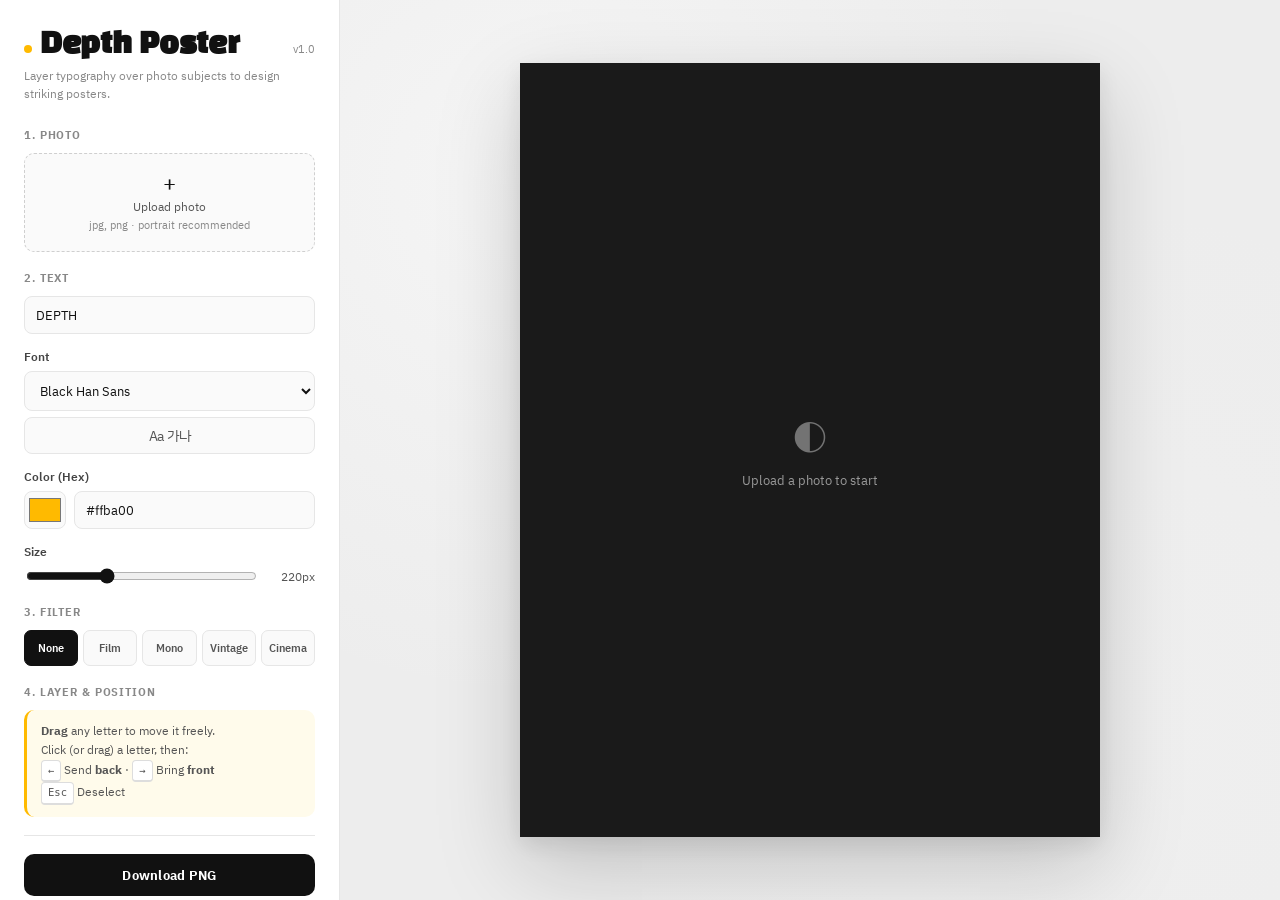
<file: depth-poster/index.html>
<!DOCTYPE html>
<html lang="en">
<head>
<meta charset="UTF-8">
<meta name="viewport" content="width=device-width, initial-scale=1.0">
<title>Depth Poster</title>
<link rel="preconnect" href="https://fonts.googleapis.com">
<link rel="preconnect" href="https://fonts.gstatic.com" crossorigin>
<link href="https://fonts.googleapis.com/css2?family=Black+Han+Sans&family=Gowun+Batang:wght@400;700&family=Gowun+Dodum&family=Hahmlet:wght@100..900&family=IBM+Plex+Sans+KR:wght@100;200;300;400;500;600;700&family=Nanum+Gothic:wght@400;700;800&family=Nanum+Myeongjo:wght@400;700;800&family=Noto+Sans+KR:wght@100..900&family=Noto+Serif+KR:wght@200..900&family=Song+Myung&display=swap" rel="stylesheet">
<style>
:root {
  --bg: #ededed;
  --panel: #ffffff;
  --ink: #111111;
  --muted: #888888;
  --line: #e6e6e6;
  --accent: #ffba00;
}
* { box-sizing: border-box; }
html, body { height: 100%; }
body {
  margin: 0;
  font-family: 'IBM Plex Sans KR', 'Noto Sans KR', sans-serif;
  background: var(--bg);
  color: var(--ink);
  display: grid;
  grid-template-columns: 340px minmax(0, 1fr);
  height: 100vh;
  overflow: hidden;
}
@media (max-width: 880px) {
  body {
    grid-template-columns: 1fr;
    grid-template-rows: auto 1fr;
    height: auto;
    min-height: 100vh;
    overflow: auto;
  }
  .sidebar { border-right: none; border-bottom: 1px solid var(--line); }
  .canvas-area { padding: 20px; }
  .poster-wrap { width: min(90vw, 480px); }
}

/* Sidebar */
.sidebar {
  background: var(--panel);
  padding: 28px 24px 32px;
  overflow-y: auto;
  border-right: 1px solid var(--line);
}
.brand {
  display: flex;
  align-items: baseline;
  gap: 8px;
  margin-bottom: 4px;
}
.brand h1 {
  margin: 0;
  font-family: 'Black Han Sans', sans-serif;
  font-size: 28px;
  letter-spacing: -0.01em;
}
.brand .dot {
  width: 8px; height: 8px; border-radius: 50%;
  background: var(--accent);
  display: inline-block;
}
.brand .ver { font-size: 11px; color: var(--muted); margin-left: auto; }
.tagline { font-size: 12px; color: var(--muted); margin-bottom: 24px; line-height: 1.5; }

.section-title {
  font-size: 11px;
  font-weight: 700;
  color: var(--muted);
  letter-spacing: 0.08em;
  text-transform: uppercase;
  margin: 18px 0 10px;
}

.field { margin-bottom: 14px; }
.field label {
  display: block;
  font-size: 12px;
  font-weight: 600;
  margin-bottom: 6px;
  color: #444;
}

input[type="text"],
input[type="number"],
select {
  width: 100%;
  padding: 9px 11px;
  border: 1px solid var(--line);
  border-radius: 8px;
  font-size: 13px;
  font-family: inherit;
  background: #fafafa;
  color: var(--ink);
}
input[type="text"]:focus,
select:focus {
  outline: none;
  border-color: var(--ink);
  background: #fff;
}

.upload-box {
  display: block;
  border: 1.5px dashed #cfcfcf;
  border-radius: 10px;
  padding: 18px;
  text-align: center;
  cursor: pointer;
  background: #fafafa;
  transition: all 0.15s;
  width: 100%;
}
.upload-box:hover {
  border-color: var(--ink);
  background: #fff;
}
.upload-box .ic { font-size: 22px; line-height: 1; }
.upload-box .t { font-size: 12px; color: #555; margin-top: 4px; }
.upload-box .s { font-size: 11px; color: var(--muted); margin-top: 2px; }
.upload-box input { display: none; }
.upload-box.has-file {
  border-style: solid;
  border-color: #cfcfcf;
  text-align: left;
  display: flex; align-items: center; gap: 10px;
  padding: 10px 12px;
}
.upload-box.has-file .thumb {
  width: 40px; height: 40px; border-radius: 6px; object-fit: cover;
  background: #ddd; flex: none;
}

.row { display: flex; gap: 8px; align-items: center; }

input[type="color"] {
  height: 38px;
  width: 50px;
  border: 1px solid var(--line);
  border-radius: 8px;
  background: #fafafa;
  cursor: pointer;
  padding: 2px;
}

input[type="range"] {
  flex: 1;
  accent-color: var(--ink);
}

.size-val {
  font-size: 12px; min-width: 48px; text-align: right; color: #555;
  font-variant-numeric: tabular-nums;
}

.btn {
  display: block;
  width: 100%;
  padding: 12px 14px;
  background: var(--ink);
  color: #fff;
  border: none;
  border-radius: 10px;
  font-weight: 700;
  font-size: 13px;
  cursor: pointer;
  font-family: inherit;
  letter-spacing: 0.02em;
}
.btn:hover { background: #2a2a2a; }
.btn[disabled] { opacity: 0.5; cursor: not-allowed; }
.btn.ghost {
  background: transparent;
  color: var(--ink);
  border: 1px solid var(--line);
}
.btn.ghost:hover { background: #f4f4f4; }

.hint {
  font-size: 11.5px;
  color: #555;
  line-height: 1.65;
  background: #fffbeb;
  padding: 12px 14px;
  border-radius: 10px;
  border-left: 3px solid var(--accent);
  margin-top: 6px;
}
.hint kbd {
  display: inline-block;
  padding: 1px 6px;
  border: 1px solid #ddd;
  border-bottom-width: 2px;
  border-radius: 4px;
  background: #fff;
  font-family: ui-monospace, monospace;
  font-size: 10.5px;
}

/* Canvas */
.canvas-area {
  display: flex;
  align-items: center;
  justify-content: center;
  padding: 32px;
  overflow: auto;
  position: relative;
  background:
    radial-gradient(circle at 20% 20%, #f5f5f5, transparent 50%),
    radial-gradient(circle at 80% 80%, #efefef, transparent 50%),
    var(--bg);
}
.poster-wrap {
  width: min(70vh, 580px);
  aspect-ratio: 3 / 4;
  position: relative;
}
.poster {
  width: 100%;
  height: 100%;
  position: relative;
  isolation: isolate;
  overflow: hidden;
  background: #1a1a1a;
  box-shadow: 0 30px 80px rgba(0,0,0,0.18), 0 8px 20px rgba(0,0,0,0.08);
  user-select: none;
}
.poster img.layer {
  position: absolute;
  inset: 0;
  width: 100%;
  height: 100%;
  object-fit: cover;
  pointer-events: none;
}
.poster-bg { z-index: 1; }
.poster-subject { z-index: 100; }

.text-layer {
  position: absolute;
  inset: 0;
  display: flex;
  align-items: center;
  justify-content: center;
  text-align: center;
  padding: 4%;
  pointer-events: none;
}
.text-content {
  width: 100%;
  text-align: center;
  line-height: 0.85;
  letter-spacing: -0.02em;
  word-break: keep-all;
  overflow-wrap: anywhere;
  pointer-events: none;
}
.char {
  position: relative;
  z-index: 200;
  display: inline-block;
  cursor: grab;
  pointer-events: auto;
  will-change: transform;
}
.char:active { cursor: grabbing; }
.char.behind { z-index: 50; }
.char.selected {
  outline: 2px dashed rgba(255,255,255,0.95);
  outline-offset: 3px;
}
.char:hover {
  outline: 1px dashed rgba(255,255,255,0.5);
  outline-offset: 3px;
}

/* Filter chips */
.filters-row {
  display: grid;
  grid-template-columns: repeat(5, 1fr);
  gap: 5px;
}
.filter-chip {
  padding: 9px 2px;
  font-size: 11px;
  border: 1px solid var(--line);
  border-radius: 7px;
  background: #fafafa;
  cursor: pointer;
  font-family: inherit;
  font-weight: 600;
  color: #555;
  text-align: center;
  transition: all 0.12s;
}
.filter-chip:hover { border-color: #888; background: #fff; }
.filter-chip.active {
  background: var(--ink);
  color: white;
  border-color: var(--ink);
}

/* Filter applied to photo only (bg + subject) */
.poster-bg, .poster-subject {
  transition: filter 0.25s ease;
}

.placeholder {
  position: absolute;
  inset: 0;
  display: flex;
  align-items: center;
  justify-content: center;
  flex-direction: column;
  color: #999;
  font-size: 13px;
  z-index: 5;
  pointer-events: none;
  text-align: center;
  padding: 30px;
}
.placeholder .big {
  font-size: 38px;
  margin-bottom: 10px;
  opacity: 0.7;
}

.loading-overlay {
  position: absolute;
  inset: 0;
  background: rgba(0,0,0,0.78);
  color: white;
  display: flex;
  align-items: center;
  justify-content: center;
  flex-direction: column;
  gap: 14px;
  z-index: 1000;
  font-size: 13px;
  text-align: center;
  padding: 20px;
}
.spinner {
  width: 28px;
  height: 28px;
  border: 3px solid rgba(255,255,255,0.25);
  border-top-color: white;
  border-radius: 50%;
  animation: spin 0.9s linear infinite;
}
@keyframes spin { to { transform: rotate(360deg); } }

.layer-badge {
  position: absolute;
  top: 12px;
  left: 12px;
  background: rgba(0,0,0,0.75);
  color: #fff;
  font-size: 11px;
  padding: 6px 10px;
  border-radius: 999px;
  z-index: 2000;
  pointer-events: none;
  display: none;
  font-family: ui-monospace, monospace;
}
.layer-badge.show { display: block; }
.layer-badge .arrow { color: var(--accent); }

/* Transient layer-change notification (shown on arrow keys) */
.layer-toast {
  position: absolute;
  top: 50%;
  left: 50%;
  transform: translate(-50%, -50%) scale(0.85);
  background: rgba(0, 0, 0, 0.82);
  backdrop-filter: blur(8px);
  -webkit-backdrop-filter: blur(8px);
  color: #fff;
  padding: 14px 26px;
  border-radius: 999px;
  font-size: 15px;
  font-weight: 800;
  letter-spacing: 0.12em;
  z-index: 5000;
  pointer-events: none;
  opacity: 0;
  transition: opacity 0.18s ease, transform 0.22s cubic-bezier(0.2, 0.9, 0.3, 1.2);
  display: flex;
  align-items: center;
  gap: 10px;
  font-family: 'IBM Plex Sans KR', 'Noto Sans KR', sans-serif;
}
.layer-toast.show {
  opacity: 1;
  transform: translate(-50%, -50%) scale(1);
}
.layer-toast .arrow {
  color: var(--accent);
  font-size: 18px;
  line-height: 1;
}

.toast {
  position: fixed;
  bottom: 24px;
  left: 50%;
  transform: translateX(-50%) translateY(20px);
  background: #111;
  color: #fff;
  padding: 10px 16px;
  border-radius: 999px;
  font-size: 12px;
  opacity: 0;
  transition: all 0.25s;
  pointer-events: none;
  z-index: 9999;
}
.toast.show {
  opacity: 1;
  transform: translateX(-50%) translateY(0);
}

.divider { height: 1px; background: var(--line); margin: 18px 0; }

.font-preview {
  font-size: 14px;
  margin-top: 6px;
  color: #555;
  padding: 8px 11px;
  background: #fafafa;
  border-radius: 8px;
  border: 1px solid var(--line);
  min-height: 36px;
  text-align: center;
  letter-spacing: -0.02em;
}
</style>
</head>
<body>
<aside class="sidebar">
  <div class="brand">
    <span class="dot"></span>
    <h1>Depth Poster</h1>
    <span class="ver">v1.0</span>
  </div>
  <div class="tagline">Layer typography over photo subjects to design striking posters.</div>

  <div class="section-title">1. Photo</div>
  <label class="upload-box" id="upload-box">
    <input type="file" id="img-input" accept="image/*">
    <span id="upload-empty" style="display:block;">
      <span class="ic" style="display:block;">+</span>
      <span class="t" style="display:block;">Upload photo</span>
      <span class="s" style="display:block;">jpg, png · portrait recommended</span>
    </span>
    <img class="thumb" id="thumb" style="display:none;" alt="">
    <span id="upload-info" style="display:none; flex:1; min-width:0;">
      <span class="t" id="upload-name" style="display:block; white-space:nowrap; overflow:hidden; text-overflow:ellipsis;">photo.jpg</span>
      <span class="s" style="display:block;">Click to change</span>
    </span>
  </label>

  <div class="section-title">2. Text</div>
  <div class="field">
    <input type="text" id="text-input" value="DEPTH" placeholder="Type your text (English / Korean)" maxlength="80">
  </div>

  <div class="field">
    <label>Font</label>
    <select id="font-select">
      <optgroup label="Sans-serif">
        <option value="'Black Han Sans', sans-serif" data-weight="400" selected>Black Han Sans</option>
        <option value="'Noto Sans KR', sans-serif" data-weight="900">Noto Sans KR</option>
        <option value="'Nanum Gothic', sans-serif" data-weight="800">Nanum Gothic</option>
        <option value="'IBM Plex Sans KR', sans-serif" data-weight="700">IBM Plex Sans KR</option>
        <option value="'Gowun Dodum', sans-serif" data-weight="400">Gowun Dodum</option>
      </optgroup>
      <optgroup label="Serif">
        <option value="'Noto Serif KR', serif" data-weight="900">Noto Serif KR</option>
        <option value="'Nanum Myeongjo', serif" data-weight="800">Nanum Myeongjo</option>
        <option value="'Gowun Batang', serif" data-weight="700">Gowun Batang</option>
        <option value="'Song Myung', serif" data-weight="400">Song Myung</option>
        <option value="'Hahmlet', serif" data-weight="900">Hahmlet</option>
      </optgroup>
    </select>
    <div class="font-preview" id="font-preview">Aa 가나</div>
  </div>

  <div class="field">
    <label>Color (Hex)</label>
    <div class="row">
      <input type="color" id="color-picker" value="#ffba00">
      <input type="text" id="color-input" value="#ffba00" maxlength="7">
    </div>
  </div>

  <div class="field">
    <label>Size</label>
    <div class="row">
      <input type="range" id="size-input" min="24" max="600" value="220">
      <span class="size-val" id="size-value">220px</span>
    </div>
  </div>

  <div class="section-title">3. Filter</div>
  <div class="filters-row" id="filters-row">
    <button type="button" class="filter-chip active" data-filter="none">None</button>
    <button type="button" class="filter-chip" data-filter="film">Film</button>
    <button type="button" class="filter-chip" data-filter="mono">Mono</button>
    <button type="button" class="filter-chip" data-filter="vintage">Vintage</button>
    <button type="button" class="filter-chip" data-filter="cinema">Cinema</button>
  </div>

  <div class="section-title">4. Layer &amp; Position</div>
  <div class="hint">
    <strong>Drag</strong> any letter to move it freely.<br>
    Click (or drag) a letter, then:<br>
    <kbd>←</kbd> Send <strong>back</strong> · <kbd>→</kbd> Bring <strong>front</strong><br>
    <kbd>Esc</kbd> Deselect
  </div>

  <div class="divider"></div>

  <button class="btn" id="download-btn">Download PNG</button>
  <div style="height:8px;"></div>
  <button class="btn ghost" id="reset-btn">Reset</button>
</aside>

<main class="canvas-area">
  <div class="poster-wrap">
    <div class="poster" id="poster">
      <div class="placeholder" id="placeholder">
        <div class="big">◐</div>
        <div>Upload a photo to start</div>
      </div>
      <img class="layer poster-bg" id="poster-bg" style="display:none;" alt="">
      <div class="text-layer">
        <div class="text-content" id="text-content"></div>
      </div>
      <img class="layer poster-subject" id="poster-subject" style="display:none;" alt="">
      <div class="layer-badge" id="layer-badge">Selected: <span id="badge-char"></span> · <span class="arrow" id="badge-state">Front</span></div>
      <div class="layer-toast" id="layer-toast">
        <span class="arrow" id="layer-toast-arrow">←</span>
        <span id="layer-toast-text">BACK</span>
      </div>
      <div class="loading-overlay" id="loading" style="display:none;">
        <div class="spinner"></div>
        <div id="loading-text">Processing...</div>
      </div>
    </div>
  </div>
</main>

<div class="toast" id="toast">Notice</div>

<script type="module">
// html-to-image is small and stable on esm.sh
import * as htmlToImage from "https://esm.sh/html-to-image@1.11.11";

// We use Transformers.js + RMBG-1.4 for browser-side background removal.
// Loaded dynamically so the rest of the UI works even if the model fetch fails.
let _segmenterPromise = null;
async function getSegmenter(onProgress) {
  if (_segmenterPromise) return _segmenterPromise;
  _segmenterPromise = (async () => {
    const tx = await import("https://cdn.jsdelivr.net/npm/@huggingface/transformers@3.0.2");
    const { AutoModel, AutoProcessor, env } = tx;
    env.allowLocalModels = false;
    env.useBrowserCache = true;
    const model_id = 'briaai/RMBG-1.4';
    const model = await AutoModel.from_pretrained(model_id, {
      progress_callback: (p) => {
        if (!onProgress) return;
        if (p.status === 'progress' && typeof p.progress === 'number') {
          onProgress(`Downloading model ${Math.round(p.progress)}%`);
        } else if (p.status === 'ready') {
          onProgress('Model ready');
        }
      }
    });
    const processor = await AutoProcessor.from_pretrained(model_id, {
      config: {
        do_normalize: true, do_pad: false, do_rescale: true, do_resize: true,
        image_mean: [0.5, 0.5, 0.5], image_std: [1, 1, 1],
        resample: 2, rescale_factor: 0.00392156862745098,
        size: { width: 1024, height: 1024 }
      }
    });
    return { model, processor, tx };
  })().catch(err => { _segmenterPromise = null; throw err; });
  return _segmenterPromise;
}

async function removeBackground(imageUrl, onProgress) {
  const { model, processor, tx } = await getSegmenter(onProgress);
  const { RawImage } = tx;
  if (onProgress) onProgress('Analyzing image...');
  const image = await RawImage.fromURL(imageUrl);
  const { pixel_values } = await processor(image);
  const { output } = await model({ input: pixel_values });
  if (onProgress) onProgress('Applying mask...');
  const maskTensor = output[0].mul(255).to('uint8');
  const maskImg = await RawImage.fromTensor(maskTensor).resize(image.width, image.height);
  const maskData = maskImg.data;

  const canvas = document.createElement('canvas');
  canvas.width = image.width;
  canvas.height = image.height;
  const ctx = canvas.getContext('2d');
  ctx.drawImage(image.toCanvas(), 0, 0);
  const imageData = ctx.getImageData(0, 0, canvas.width, canvas.height);
  for (let i = 0; i < maskData.length; i++) {
    imageData.data[4 * i + 3] = maskData[i];
  }
  ctx.putImageData(imageData, 0, 0);
  return await new Promise(resolve => canvas.toBlob(resolve, 'image/png'));
}

const $ = id => document.getElementById(id);
const state = {
  text: 'DEPTH',
  font: "'Black Han Sans', sans-serif",
  fontWeight: 400,
  color: '#ffba00',
  size: 220,
  selectedIdx: null,
  layers: {},    // index -> 'front' | 'behind'  (default: front)
  offsets: {},   // index -> {x, y} drag offset in px
  filter: 'none',
  hasImage: false,
};

const FILTERS = {
  none:    '',
  film:    'contrast(1.08) saturate(0.45) sepia(0.22) brightness(0.96)',
  mono:    'grayscale(1) contrast(1.05) brightness(0.98)',
  vintage: 'sepia(0.55) contrast(1.1) saturate(0.85) brightness(0.95)',
  cinema:  'contrast(1.28) saturate(0.9) brightness(0.92) hue-rotate(-6deg)',
};
function applyFilter() {
  const v = FILTERS[state.filter] || '';
  $('poster-bg').style.filter = v;
  $('poster-subject').style.filter = v;
}

function showToast(msg, ms = 1800) {
  const t = $('toast');
  t.textContent = msg;
  t.classList.add('show');
  clearTimeout(showToast._t);
  showToast._t = setTimeout(() => t.classList.remove('show'), ms);
}

function renderText() {
  const el = $('text-content');
  el.style.fontFamily = state.font;
  el.style.fontWeight = state.fontWeight;
  el.style.color = state.color;
  el.style.fontSize = state.size + 'px';
  el.innerHTML = '';

  const chars = [...state.text]; // unicode-aware split
  chars.forEach((ch, i) => {
    if (ch === ' ') {
      el.appendChild(document.createTextNode(' '));
      return;
    }
    if (ch === '\n') {
      el.appendChild(document.createElement('br'));
      return;
    }
    const span = document.createElement('span');
    span.className = 'char';
    span.textContent = ch;
    span.dataset.idx = i;
    if (state.layers[i] === 'behind') span.classList.add('behind');
    if (state.selectedIdx === i) span.classList.add('selected');
    const off = state.offsets[i];
    if (off) span.style.transform = `translate(${off.x}px, ${off.y}px)`;
    span.addEventListener('mousedown', e => startDrag(e, i, span));
    el.appendChild(span);
  });
}

// --- Drag-to-position ---
let drag = null;
function startDrag(e, i, span) {
  if (e.button !== 0) return; // left mouse only
  e.preventDefault();
  e.stopPropagation();
  // Select this character (visual + state)
  document.querySelectorAll('.char.selected').forEach(el => el.classList.remove('selected'));
  span.classList.add('selected');
  state.selectedIdx = i;
  updateBadge();
  const cur = state.offsets[i] || { x: 0, y: 0 };
  drag = {
    idx: i, span,
    startX: e.clientX, startY: e.clientY,
    baseX: cur.x, baseY: cur.y,
    moved: false
  };
}
function moveDrag(e) {
  if (!drag) return;
  const dx = e.clientX - drag.startX;
  const dy = e.clientY - drag.startY;
  if (Math.abs(dx) + Math.abs(dy) > 3) drag.moved = true;
  const x = drag.baseX + dx;
  const y = drag.baseY + dy;
  state.offsets[drag.idx] = { x, y };
  drag.span.style.transform = `translate(${x}px, ${y}px)`;
}
function endDrag() { drag = null; }
document.addEventListener('mousemove', moveDrag);
document.addEventListener('mouseup', endDrag);

function updateBadge() {
  const badge = $('layer-badge');
  if (state.selectedIdx === null) {
    badge.classList.remove('show');
    return;
  }
  const ch = [...state.text][state.selectedIdx] || '';
  $('badge-char').textContent = ch === ' ' ? '␣' : ch;
  const isBehind = state.layers[state.selectedIdx] === 'behind';
  $('badge-state').textContent = isBehind ? 'Back' : 'Front';
  badge.classList.add('show');
}

// Transient layer-change notification ("BACK" / "FRONT" pop)
function showLayerToast(direction) {
  const el = $('layer-toast');
  const arrowEl = $('layer-toast-arrow');
  const textEl = $('layer-toast-text');
  if (direction === 'back') {
    arrowEl.textContent = '←';
    arrowEl.style.order = '0';
    textEl.textContent = 'BACK';
    textEl.style.order = '1';
  } else {
    arrowEl.textContent = '→';
    arrowEl.style.order = '1';
    textEl.textContent = 'FRONT';
    textEl.style.order = '0';
  }
  // Re-trigger animation cleanly
  el.classList.remove('show');
  void el.offsetWidth;
  el.classList.add('show');
  clearTimeout(showLayerToast._t);
  showLayerToast._t = setTimeout(() => el.classList.remove('show'), 650);
}

// Mousedown outside chars deselects (mousedown so it doesn't fight with drag)
document.addEventListener('mousedown', e => {
  if (e.target.closest('.char')) return;
  if (e.target.closest('.sidebar')) return;
  state.selectedIdx = null;
  renderText();
  updateBadge();
});

document.addEventListener('keydown', e => {
  // ignore typing in inputs
  if (e.target.matches('input, select, textarea')) return;
  if (e.key === 'Escape') {
    state.selectedIdx = null;
    renderText();
    updateBadge();
    return;
  }
  if (state.selectedIdx === null) return;
  if (e.key === 'ArrowLeft') {
    state.layers[state.selectedIdx] = 'behind';
    renderText();
    updateBadge();
    showLayerToast('back');
    e.preventDefault();
  } else if (e.key === 'ArrowRight') {
    state.layers[state.selectedIdx] = 'front';
    renderText();
    updateBadge();
    showLayerToast('front');
    e.preventDefault();
  }
});

// --- Sidebar bindings ---
$('text-input').addEventListener('input', e => {
  state.text = e.target.value;
  state.layers = {};
  state.offsets = {};
  state.selectedIdx = null;
  renderText();
  updateBadge();
});

// Filter chips
$('filters-row').addEventListener('click', e => {
  const btn = e.target.closest('.filter-chip');
  if (!btn) return;
  document.querySelectorAll('.filter-chip').forEach(b => b.classList.remove('active'));
  btn.classList.add('active');
  state.filter = btn.dataset.filter;
  applyFilter();
});

$('font-select').addEventListener('change', e => {
  const opt = e.target.selectedOptions[0];
  state.font = opt.value;
  state.fontWeight = +opt.dataset.weight || 400;
  $('font-preview').style.fontFamily = state.font;
  $('font-preview').style.fontWeight = state.fontWeight;
  renderText();
});
// init font preview
$('font-preview').style.fontFamily = state.font;
$('font-preview').style.fontWeight = state.fontWeight;

$('color-picker').addEventListener('input', e => {
  state.color = e.target.value;
  $('color-input').value = e.target.value;
  renderText();
});
$('color-input').addEventListener('input', e => {
  let v = e.target.value.trim();
  if (!v.startsWith('#')) v = '#' + v;
  if (/^#[0-9a-fA-F]{6}$/.test(v)) {
    state.color = v;
    $('color-picker').value = v;
    renderText();
  }
});

$('size-input').addEventListener('input', e => {
  state.size = +e.target.value;
  $('size-value').textContent = state.size + 'px';
  renderText();
});

// --- Image upload + background removal ---
$('img-input').addEventListener('change', async e => {
  const file = e.target.files[0];
  if (!file) return;

  const url = URL.createObjectURL(file);
  $('poster-bg').src = url;
  $('poster-bg').style.display = '';
  $('placeholder').style.display = 'none';
  $('thumb').src = url;
  $('thumb').style.display = 'block';
  $('upload-empty').style.display = 'none';
  $('upload-info').style.display = 'block';
  $('upload-name').textContent = file.name;
  $('upload-box').classList.add('has-file');

  $('poster-subject').style.display = 'none';
  $('loading').style.display = 'flex';
  $('loading-text').textContent = 'Extracting subject...\n(First run downloads ~44MB model)';

  try {
    const blob = await removeBackground(url, (msg) => {
      $('loading-text').textContent = msg;
    });
    if (!blob) throw new Error('Empty result');
    const subjectUrl = URL.createObjectURL(blob);
    $('poster-subject').src = subjectUrl;
    $('poster-subject').style.display = '';
    state.hasImage = true;
    showToast('Subject extracted');
  } catch (err) {
    console.error('Background removal failed:', err);
    // Fallback: show the original image as subject too (no depth effect),
    // so the poster is still usable.
    $('poster-subject').src = url;
    $('poster-subject').style.display = '';
    state.hasImage = true;
    showToast('Auto cutout failed — using original (see console)', 3500);
  } finally {
    $('loading').style.display = 'none';
  }
});

// --- Reset ---
$('reset-btn').addEventListener('click', () => {
  state.layers = {};
  state.offsets = {};
  state.selectedIdx = null;
  renderText();
  updateBadge();
  showToast('Layers and positions reset');
});

// --- Download ---
function describeError(err) {
  if (!err) return 'unknown';
  if (err instanceof Error) return err.message;
  if (typeof err === 'string') return err;
  // ErrorEvent or generic Event from img.onerror
  if (err.target && err.target.tagName === 'IMG') return 'Image failed to load';
  if (err.type === 'error') return 'Asset load error';
  if (err.message) return err.message;
  try { return JSON.stringify(err); } catch (_) { return String(err); }
}

function waitForImagesLoaded(root) {
  const imgs = [...root.querySelectorAll('img')].filter(i => i.style.display !== 'none' && i.src);
  return Promise.all(imgs.map(img => {
    if (img.complete && img.naturalWidth > 0) return Promise.resolve();
    return new Promise((resolve) => {
      const done = () => { img.removeEventListener('load', done); img.removeEventListener('error', done); resolve(); };
      img.addEventListener('load', done, { once: true });
      img.addEventListener('error', done, { once: true });
    });
  }));
}

$('download-btn').addEventListener('click', async () => {
  const node = $('poster');
  // Hide selection outline / badge for capture
  const prevSelected = state.selectedIdx;
  state.selectedIdx = null;
  renderText();
  updateBadge();
  // Hide transient overlays during capture
  $('layer-toast').classList.remove('show');

  $('download-btn').disabled = true;
  $('download-btn').textContent = 'Saving...';
  try {
    // Make sure all images in the poster are fully loaded.
    // html-to-image needs decoded pixels; otherwise toPng errors with an
    // image-load Event (which previously stringified to "[object Event]").
    await waitForImagesLoaded(node);

    const opts = {
      pixelRatio: 2,
      // IMPORTANT: do NOT enable cacheBust — it appends "?t=..." which breaks
      // blob: URLs and triggers image-load errors.
      cacheBust: false,
      skipFonts: false,
      style: { boxShadow: 'none' },
    };

    let dataUrl;
    try {
      dataUrl = await htmlToImage.toPng(node, opts);
    } catch (e1) {
      // Fallback: render via canvas first (sometimes succeeds when toPng
      // fails on font embedding, etc.)
      console.warn('toPng failed, retrying via toCanvas:', e1);
      const canvas = await htmlToImage.toCanvas(node, { ...opts, skipFonts: true });
      dataUrl = canvas.toDataURL('image/png');
    }

    const a = document.createElement('a');
    a.href = dataUrl;
    a.download = `depth-poster-${Date.now()}.png`;
    document.body.appendChild(a);
    a.click();
    a.remove();
    showToast('PNG saved');
  } catch (err) {
    console.error('Download error:', err);
    showToast('Save failed: ' + describeError(err), 4000);
  } finally {
    $('download-btn').disabled = false;
    $('download-btn').textContent = 'Download PNG';
    state.selectedIdx = prevSelected;
    renderText();
    updateBadge();
  }
});

// initial
renderText();
applyFilter();
</script>
</body>
</html>
</file>
